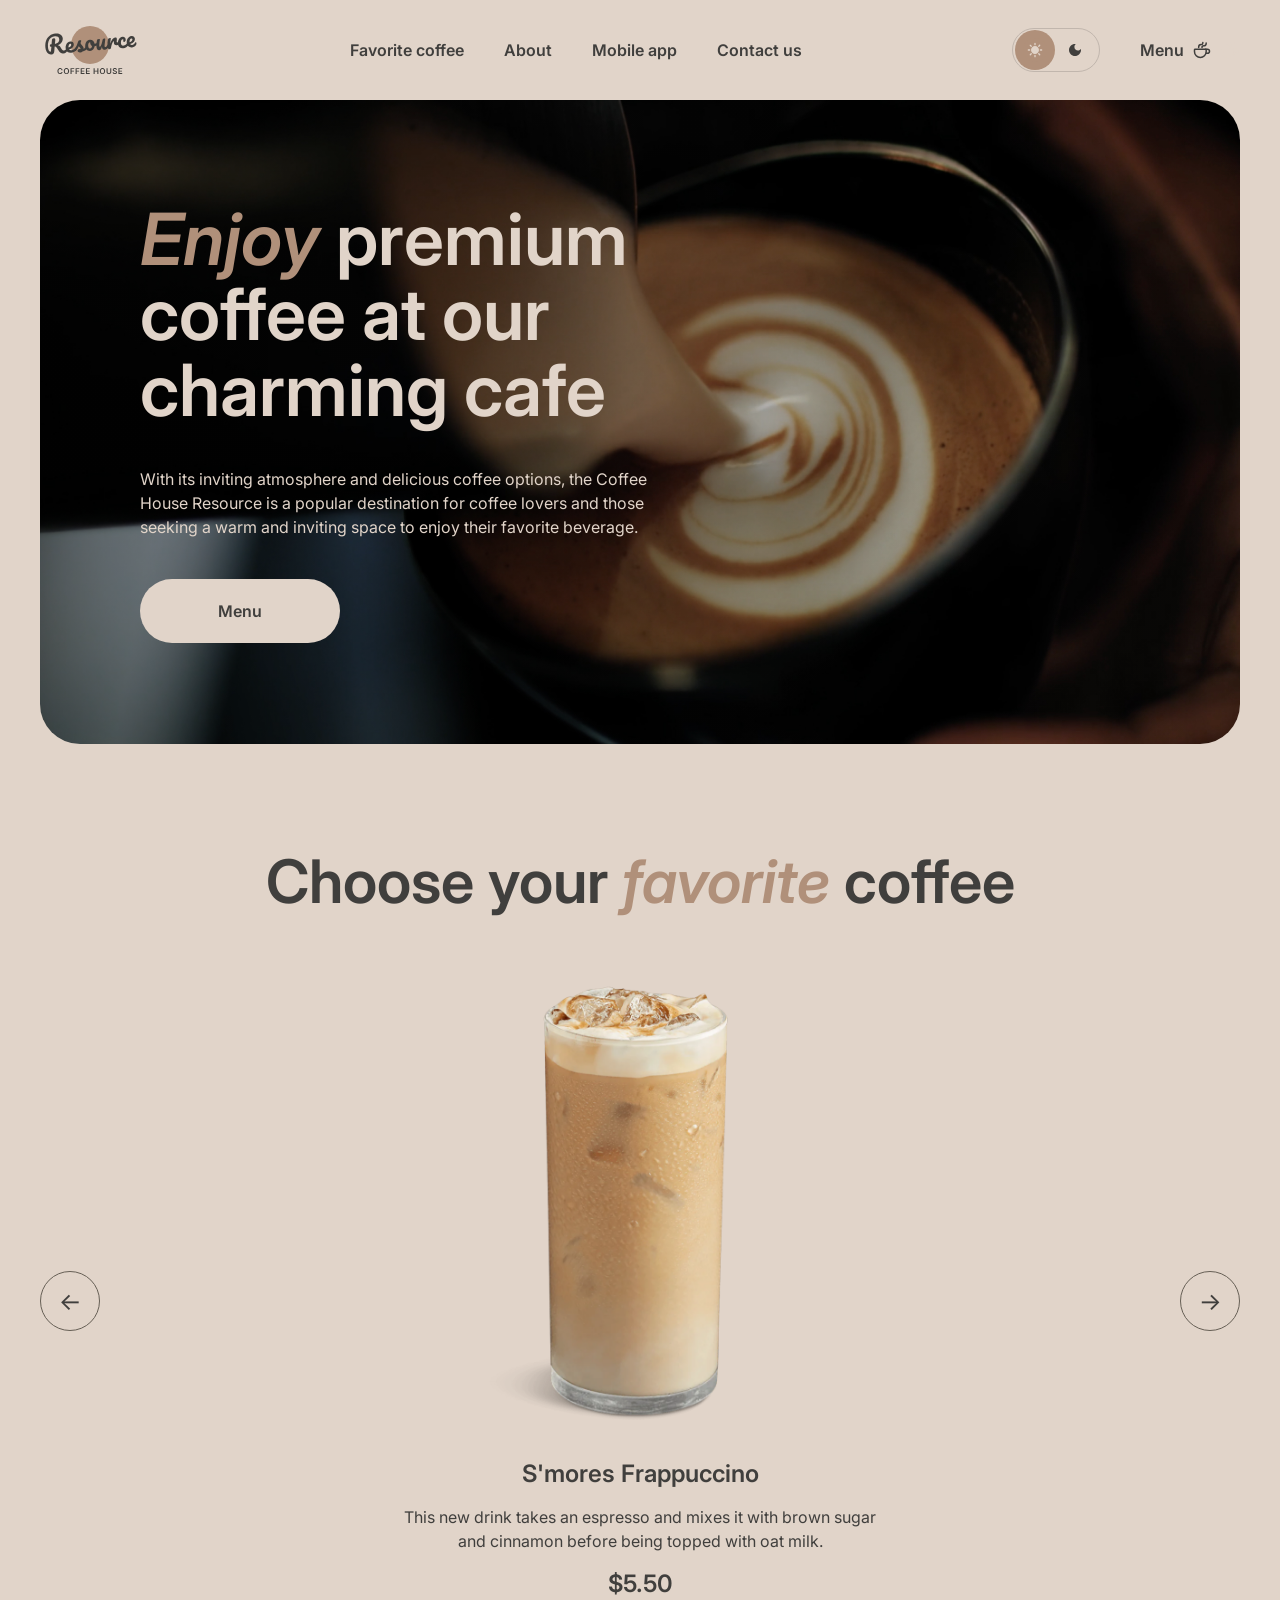
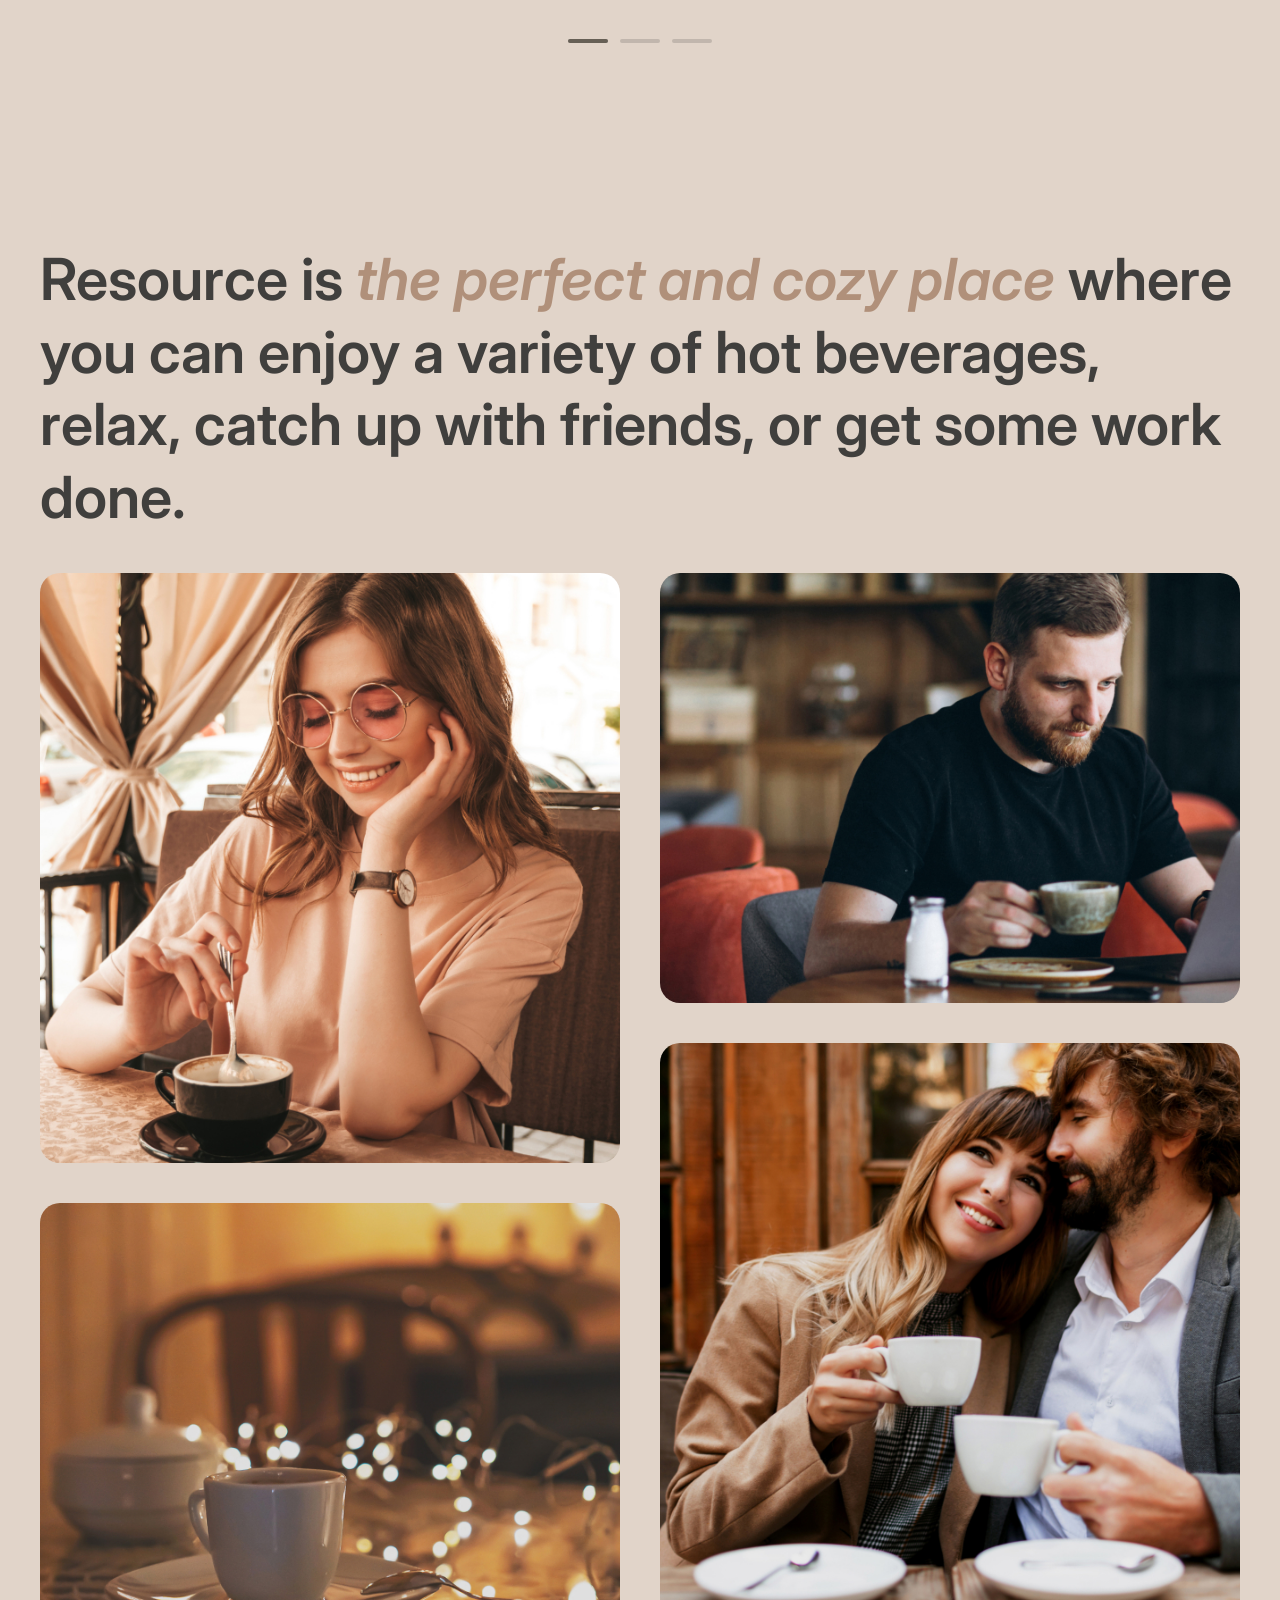
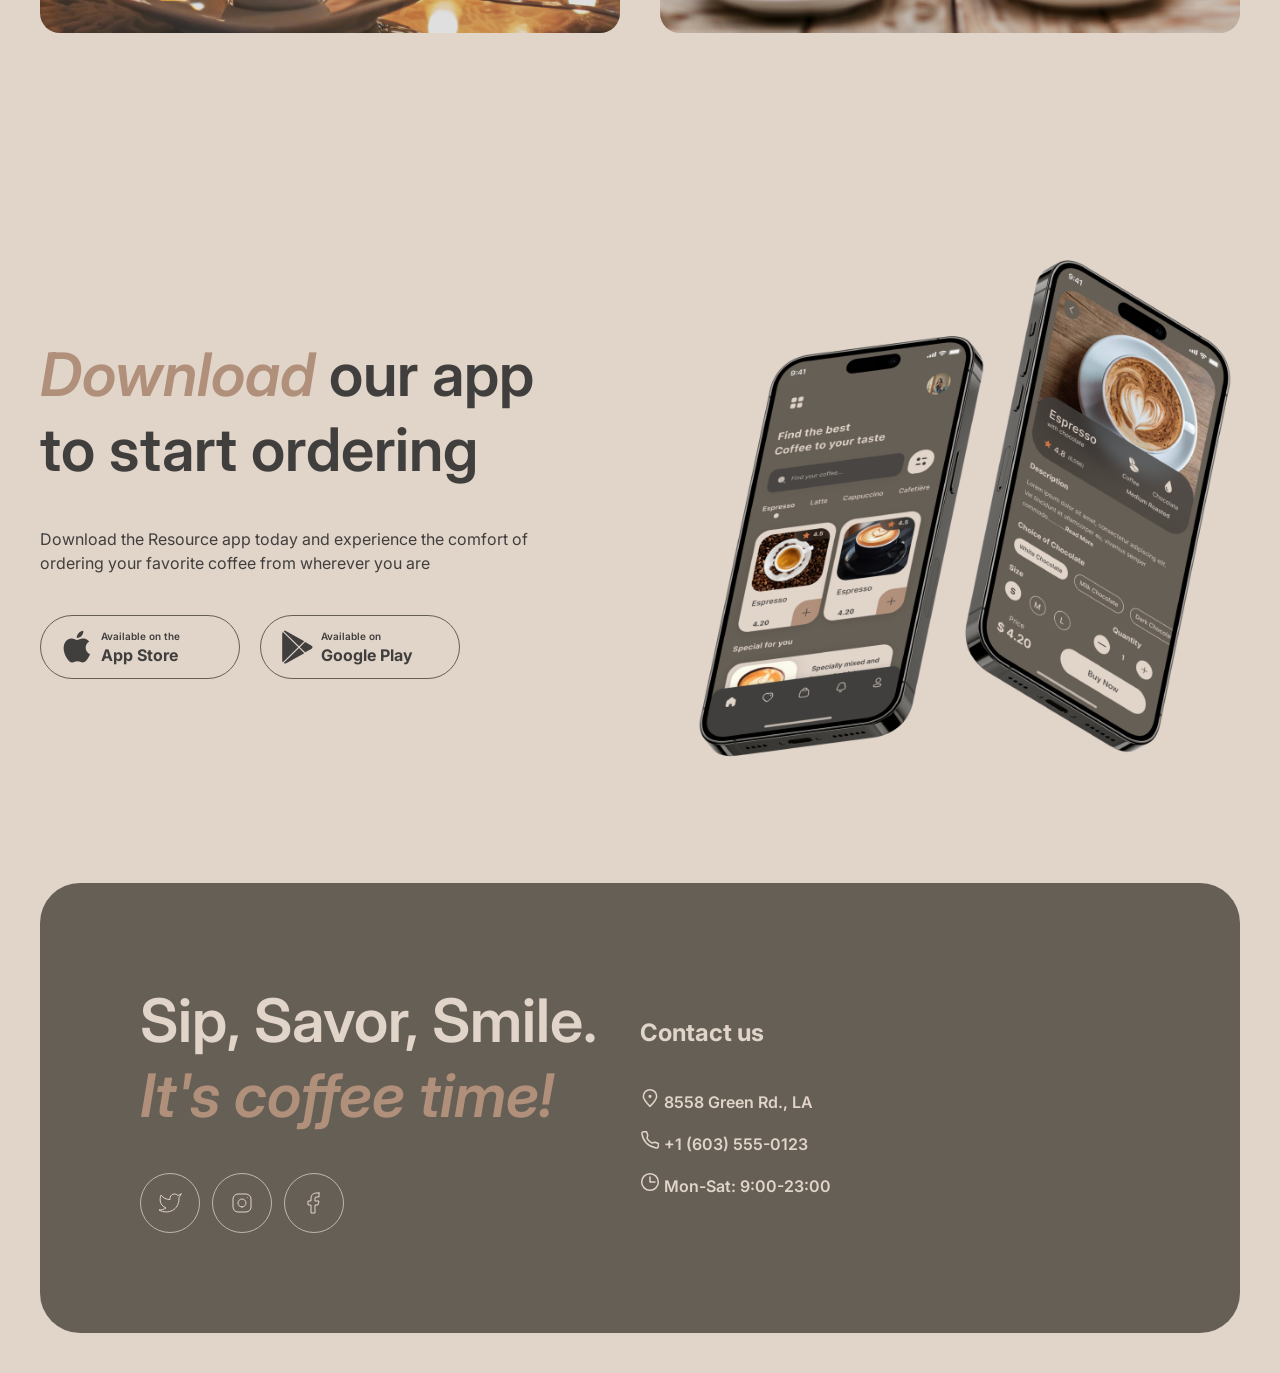
<file: index.html>
<!DOCTYPE html>
<html lang="en">
<head>
  <meta charset="UTF-8">
  <meta name="viewport" content="width=device-width, initial-scale=1.0">

  <title>Coffee House</title>
  <link rel="preconnect" href="https://fonts.googleapis.com">
<link rel="preconnect" href="https://fonts.gstatic.com" crossorigin>

<link
  href="https://fonts.googleapis.com/css2?family=Inter:ital,wght@0,400;0,600;1,600&display=swap"
  rel="stylesheet"
>

<link rel="stylesheet" href="./css/style.css">

  
</head>

<body>

  <header class="header">
  <div class="container header-container">

    <a class="logo" href="./index.html" aria-label="Coffee House home">

  <img
  class="logo-light"
  src="./assets/icons/logo.svg"
  alt="Resource Coffee House"
>

<img
  class="logo-dark"
  src="./assets/icons/logo-dark.svg"
  alt="Resource Coffee House"
>
    </a>

    <nav class="nav">
      <ul class="nav-list">
        <li><a href="#favorite-coffee">Favorite coffee</a></li>
        <li><a href="#about">About</a></li>
        <li><a href="#mobile-app">Mobile app</a></li>
        <li><a href="#contacts">Contact us</a></li>
      </ul>
    </nav>

    <div class="header-actions">

  <button class="theme-switch" type="button" aria-label="Switch theme">
    <span class="theme-option theme-option-light">
      <img src="./assets/icons/sun.svg" alt="">
    </span>

    <span class="theme-option theme-option-dark">
      <img src="./assets/icons/moon.svg" alt="">
    </span>
  </button>

  <a href="./menu.html" class="menu-link">
  <span>Menu</span>

  <img
    class="menu-icon menu-icon-light"
    src="./assets/icons/coffee-cup.svg"
    alt=""
  >

  <img
    class="menu-icon menu-icon-dark"
    src="./assets/icons/coffee-cup-white.svg"
    alt=""
  >
</a>

  <button class="burger" type="button" aria-label="Open menu">
    <span></span>
    <span></span>
  </button>

</div>

  </div>
</header>

<main>

  <section class="hero container">

    <div class="hero-content">

      <h1>
        <span>Enjoy</span> premium<br>
        coffee at our<br>
        charming cafe
      </h1>

      <p>
        With its inviting atmosphere and delicious coffee options,
        the Coffee House Resource is a popular destination for coffee
        lovers and those seeking a warm and inviting space to enjoy
        their favorite beverage.
      </p>

      <a class="hero-button" href="./menu.html">
        Menu
      </a>

    </div>

  </section>
    <section class="favorite-coffee" id="favorite-coffee">
  <div class="container">

    <h2 class="section-title">
      Choose your <span>favorite</span> coffee
    </h2>

    <div class="coffee-slider">

      <button
        class="slider-arrow slider-arrow-left"
        type="button"
        aria-label="Previous coffee"
      >
        ←
      </button>

      <div class="coffee-slide">

        <img
          class="coffee-image"
          src="./assets/images/coffee-slider-1.png"
          alt="S'mores Frappuccino"
        >

        <h3>S'mores Frappuccino</h3>

        <p>
          This new drink takes an espresso and mixes it with brown
          sugar and cinnamon before being topped with oat milk.
        </p>

        <div class="coffee-price">$5.50</div>

        <div class="slider-controls">
          <span class="slider-control active"></span>
          <span class="slider-control"></span>
          <span class="slider-control"></span>
        </div>

      </div>

      <button
        class="slider-arrow slider-arrow-right"
        type="button"
        aria-label="Next coffee"
      >
        →
      </button>

    </div>

  </div>
</section>

    <section class="about" id="about">
  <div class="container">

    <h2 class="about-title">
      Resource is <span>the perfect and cozy place</span> where
      you can enjoy a variety of hot beverages, relax,
      catch up with friends, or get some work done.
    </h2>

    <div class="about-gallery">

      <div class="about-column">
        <div class="about-image about-image-big">
          <img
            src="./assets/images/about-1.jpg"
            alt="Woman enjoying coffee"
          >
        </div>

        <div class="about-image about-image-small">
          <img
            src="./assets/images/about-2.jpg"
            alt="Coffee cup"
          >
        </div>
      </div>

      <div class="about-column">
        <div class="about-image about-image-small">
          <img
            src="./assets/images/about-3.jpg"
            alt="Man drinking coffee"
          >
        </div>

        <div class="about-image about-image-big">
          <img
            src="./assets/images/about-4.jpg"
            alt="Friends enjoying coffee"
          >
        </div>
      </div>

    </div>

  </div>
</section>

    <section class="mobile-app" id="mobile-app">
  <div class="container mobile-app-container">

    <div class="mobile-app-content">

      <h2 class="mobile-app-title">
        <span>Download</span> our app<br>
        to start ordering
      </h2>

      <p class="mobile-app-text">
        Download the Resource app today and experience the comfort
        of ordering your favorite coffee from wherever you are
      </p>

      <div class="store-buttons">

        <a class="store-button" href="https://www.apple.com/app-store/" aria-label="Download on the App Store">
          <span class="store-icon">
  <img
    class="store-icon-light"
    src="./assets/icons/apple.svg"
    alt=""
  >
  <img
    class="store-icon-dark"
    src="./assets/icons/apple-dark.svg"
    alt=""
  >
</span>

          <span class="store-button-text">
            <small>Available on the</small>
            <strong>App Store</strong>
          </span>
        </a>

        <a class="store-button" href="https://play.google.com/store" aria-label="Get it on Google Play">
          <span class="store-icon">
  <img
    class="store-icon-light"
    src="./assets/icons/play-market.svg"
    alt=""
  >
  <img
    class="store-icon-dark"
    src="./assets/icons/play-market-dark.svg"
    alt=""
  >
</span>

          <span class="store-button-text">
            <small>Available on</small>
            <strong>Google Play</strong>
          </span>
        </a>

      </div>

    </div>

    <div class="mobile-app-image">
      <img
        src="./assets/images/mobile-screens-4.png"
        alt="Resource Coffee House mobile application"
      >
    </div>

  </div>
</section>
  </main>

  <footer class="footer" id="contacts">
  <div class="container">

    <div class="footer-inner">

      <div class="footer-left">

        <h2 class="footer-title">
          Sip, Savor, Smile.<br>
          <span>It's coffee time!</span>
        </h2>

        <div class="socials">
          <a href="https://x.com/" class="social-link" aria-label="Twitter">
            <img src="./assets/icons/twitter.svg" alt="Twitter">
          </a>
          <a href="https://www.instagram.com/" class="social-link" aria-label="Instagram">
            <img src="./assets/icons/instagram.svg" alt="Instagram">
          </a>
          <a href="https://www.facebook.com/" class="social-link" aria-label="Facebook">
            <img src="./assets/icons/facebook.svg" alt="Facebook">
          </a>
        </div>

      </div>

      <div class="footer-contacts">

        <h3>Contact us</h3>

        <a
          href="https://maps.google.com/?q=8558+Green+Rd+LA"
          target="_blank"
          rel="noopener noreferrer"
        >
          <img src="./assets/icons/pin-alt.svg" alt="Location"> 8558 Green Rd., LA
        </a>

        <a href="tel:+16035550123">
          <img src="./assets/icons/phone.svg" alt="Phone"> +1 (603) 555-0123
        </a>

        <p>
          <img src="./assets/icons/clock.svg" alt="Hours"> Mon-Sat: 9:00-23:00
        </p>

      </div>

    </div>

  </div>
</footer>

  <script src="./js/script.js"></script>
</body>
</html>
</file>
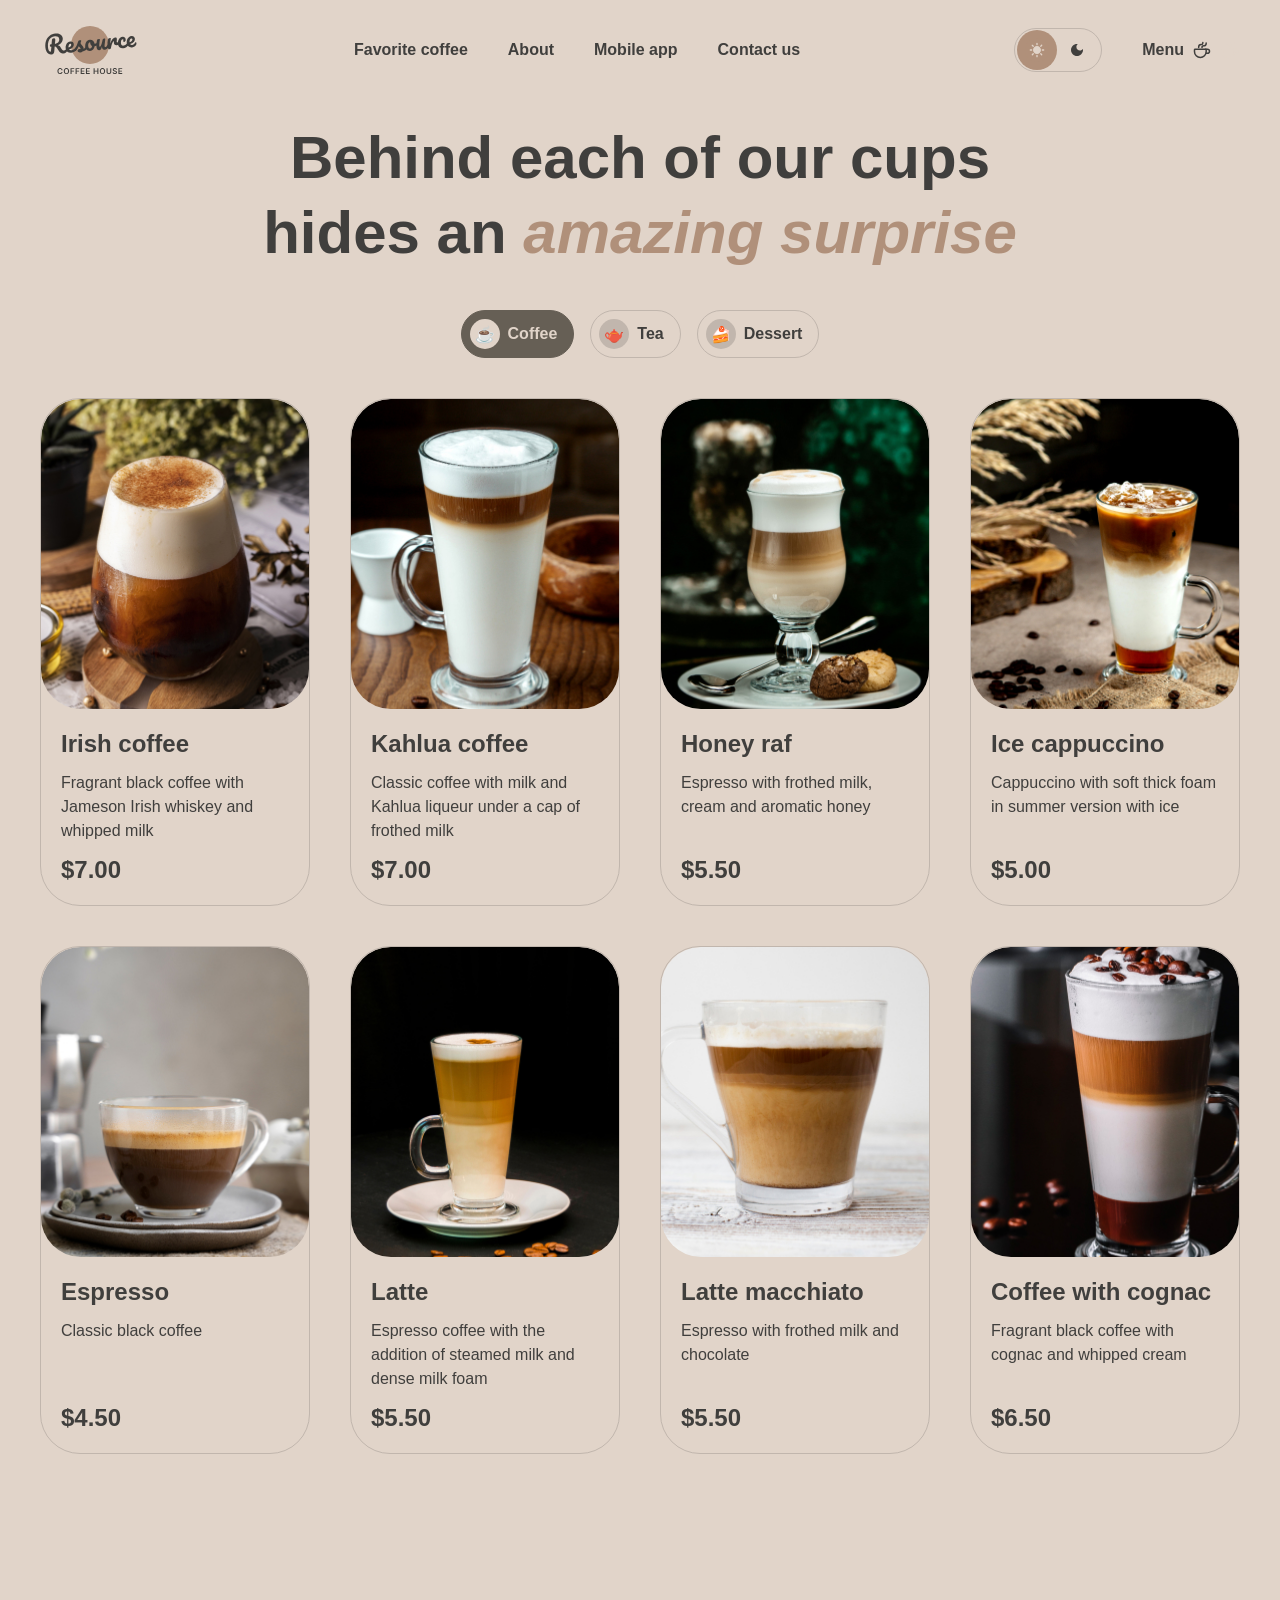
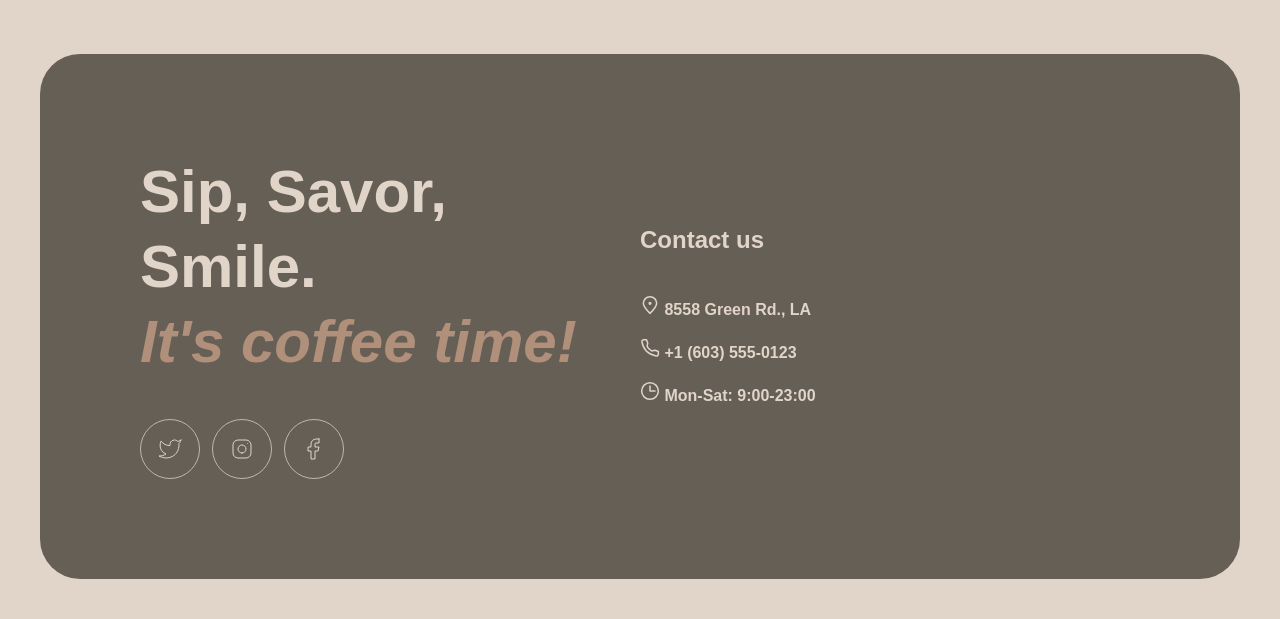
<file: menu.html>
<!DOCTYPE html>
<html lang="en">
<head>
  <meta charset="UTF-8">
  <meta name="viewport" content="width=device-width, initial-scale=1.0">

  <title>Coffee House - Menu</title>

  <link rel="stylesheet" href="./css/style.css">
  
</head>
<body>
    <header class="header">
  <div class="container header-container">

    <a class="logo" href="./index.html" aria-label="Coffee House home">
  <img
    class="logo-light"
    src="./assets/icons/logo.svg"
    alt="Resource Coffee House"
  >

  <img
    class="logo-dark"
    src="./assets/icons/logo-dark.svg"
    alt="Resource Coffee House"
  >
    </a>

    <nav class="nav">
      <ul class="nav-list">
        <li><a href="./index.html#favorite-coffee">Favorite coffee</a></li>
        <li><a href="./index.html#about">About</a></li>
        <li><a href="./index.html#mobile-app">Mobile app</a></li>
        <li><a href="#contacts">Contact us</a></li>
      </ul>
    </nav>

    <div class="header-actions">

  <button class="theme-switch" type="button" aria-label="Switch theme">
    <span class="theme-option theme-option-light">
      <img src="./assets/icons/sun.svg" alt="">
    </span>

    <span class="theme-option theme-option-dark">
      <img src="./assets/icons/moon.svg" alt="">
    </span>
  </button>

  <a href="./menu.html" class="menu-link">
  <span>Menu</span>

  <img
    class="menu-icon menu-icon-light"
    src="./assets/icons/coffee-cup.svg"
    alt=""
  >

  <img
    class="menu-icon menu-icon-dark"
    src="./assets/icons/coffee-cup-white.svg"
    alt=""
  >
</a>
  
  <button class="burger" type="button" aria-label="Open menu">
    <span></span>
    <span></span>
  </button>

</div>

  </div>
</header>
  <main>
    

    <section class="menu">
      <div class="container">

      <h1 class="menu-title">
        Behind each of our cups<br>
        hides an <span>amazing surprise</span>
      </h1>

      <div class="menu-tabs">

        <button class="menu-tab active" type="button" data-category="coffee">
          <span class="tab-icon">☕</span>
          <span>Coffee</span>
        </button>

        <button class="menu-tab" type="button" data-category="tea">
          <span class="tab-icon">🫖</span>
          <span>Tea</span>
        </button>

        <button class="menu-tab" type="button" data-category="dessert">
          <span class="tab-icon">🍰</span>
          <span>Dessert</span>
        </button>

      </div>

      <div class="menu-grid">

        

      </div>

        <button
        class="refresh-button"
        type="button"
        aria-label="Show more products"
      >
        ↻
      </button>

    </div>

    

  </section>
</main>
  <!-- PRODUCT MODAL -->
<div class="modal-overlay" id="product-modal">

  <div class="product-modal">

    <button
      class="modal-close"
      type="button"
      aria-label="Close modal"
    >
      
    </button>

    <div class="modal-image">
      <img src="./assets/images/coffee-1.jpg" alt="Product">
    </div>

    <div class="modal-content">

      <h2 class="modal-title">Irish coffee</h2>

      <p class="modal-description">
        Fragrant black coffee with Jameson Irish whiskey and whipped milk
      </p>

      <div class="modal-size">
  <p class="modal-option-title">Size</p>

  <div class="size-options">
    <button class="size-option active" type="button" data-price="0">
      <span>S</span>
      200 ml
    </button>

    <button class="size-option" type="button" data-price="0.50">
      <span>M</span>
      300 ml
    </button>

    <button class="size-option" type="button" data-price="1.00">
      <span>L</span>
      400 ml
    </button>
  </div>
</div>






<div class="modal-additives">
  <p class="modal-option-title">Additives</p>

  <div class="additive-options">
    <button class="additive-option" type="button" data-price="0.50">
      <span>1</span>
      Sugar
    </button>

    <button class="additive-option" type="button" data-price="0.50">
      <span>2</span>
      Cinnamon
    </button>

    <button class="additive-option" type="button" data-price="0.50">
      <span>3</span>
      Syrup
    </button>
  </div>
</div>







      <div class="modal-total">
  <strong>Total:</strong>
  <strong class="modal-price">$7.00</strong>
</div>

<div class="modal-info">
  <span>ⓘ</span>
    <p class="modal-info-text"></p>
</div>

<button class="modal-close-button" type="button">
  Close
</button>

    </div>

  </div>

</div>
<footer class="footer menu-footer" id="contacts">
  <div class="container">

    <div class="footer-inner">

      <div class="footer-left">

        <h2 class="footer-title">
          Sip, Savor, Smile.<br>
          <span>It's coffee time!</span>
        </h2>

        <div class="socials">
          <a href="https://x.com/" class="social-link" aria-label="Twitter">
            <img src="./assets/icons/twitter.svg" alt="Twitter">
          </a>
          <a href="https://www.instagram.com/" class="social-link" aria-label="Instagram">
            <img src="./assets/icons/instagram.svg" alt="Instagram">
          </a>
          <a href="https://www.facebook.com/" class="social-link" aria-label="Facebook">
            <img src="./assets/icons/facebook.svg" alt="Facebook">
          </a>
        </div>

      </div>

      <div class="footer-contacts">

        <h3>Contact us</h3>

        <a
          href="https://maps.google.com/?q=8558+Green+Rd+LA"
          target="_blank"
          rel="noopener noreferrer"
        >
          <img src="./assets/icons/pin-alt.svg" alt="Location"> 8558 Green Rd., LA
        </a>

        <a href="tel:+16035550123">
          <img src="./assets/icons/phone.svg" alt="Phone"> +1 (603) 555-0123
        </a>

        <p>
          <img src="./assets/icons/clock.svg" alt="Hours"> Mon-Sat: 9:00-23:00
        </p>

      </div>

    </div>

  </div>
</footer>
<script src="./js/products.js"></script>
<script src="./js/script.js"></script>
</body>
</html>
</file>
<file: css/style.css>
* {
  box-sizing: border-box;
}

html {
  scroll-behavior: smooth;
}

body {
  margin: 0;
  font-family: "Inter", sans-serif;
  color: #403f3d;

  background-color: #e1d4c9;
}

a {
  color: inherit;
  text-decoration: none;
}

button {
  font: inherit;
}

.container {
  width: calc(100% - 80px);
  max-width: 1360px;
  margin: 0 auto;
}


/* HEADER */

.header {
  width: 100%;
}

.header-container {
  height: 100px;

  display: flex;
  align-items: center;
  justify-content: space-between;
}

.logo {
  display: block;
  width: 100px;
}

.logo img {
  display: block;
  width: 100%;
  height: auto;
}

.nav-list {
  display: flex;
  align-items: center;
  gap: 40px;

  margin: 0;
  padding: 0;

  list-style: none;

  font-size: 16px;
  font-weight: 600;
}

.nav-list a {
  transition: opacity 0.3s;
}

.nav-list a:hover {
  opacity: 0.6;
}

.header-actions {
  display: flex;
  align-items: center;
  gap: 20px;
}

.theme-toggle {
  width: 42px;
  height: 28px;

  border: 1px solid #665f55;
  border-radius: 100px;

  background: transparent;
  color: #403f3d;

  cursor: pointer;
}

.menu-link {
  display: flex;
  align-items: center;
  gap: 8px;
}
.menu-icon {
  width: 20px;
  height: 20px;
  flex-shrink: 0;
}


/* HERO */

.hero {
  min-height: 644px;

  display: flex;
  align-items: center;

  padding: 100px;

  border-radius: 40px;

  background-image:
    linear-gradient(
      90deg,
      rgba(0, 0, 0, 0.45),
      rgba(0, 0, 0, 0.05)
    ),
    url("../assets/images/img-hero.jpg");

  background-size: cover;
  background-position: center;
}

.hero-content {
  max-width: 530px;
  color: #e1d4c9;
}

.hero h1 {
  margin: 0 0 40px;

  font-size: 72px;
  line-height: 1.05;
  font-weight: 600;
}

.hero h1 span {
  color: #b0907a;
  font-style: italic;
}

.hero p {
  margin: 0 0 40px;

  font-size: 16px;
  line-height: 1.5;
}

.hero-button {
  width: 200px;
  height: 64px;

  display: flex;
  align-items: center;
  justify-content: center;

  border-radius: 100px;

  background-color: #e1d4c9;
  color: #403f3d;

  font-weight: 600;
}


/* FAVORITE COFFEE */

.favorite-coffee {
  padding: 100px 0;
}

.section-title {
  margin: 0 0 40px;

  text-align: center;

  font-size: 60px;
  line-height: 1.25;
  font-weight: 600;
}

.section-title span {
  color: #b0907a;
  font-style: italic;
}

.coffee-slider {
  position: relative;

  display: flex;
  align-items: center;
  justify-content: space-between;
}

.coffee-slide {
  width: 480px;

  display: flex;
  flex-direction: column;
  align-items: center;

  text-align: center;
}

.coffee-image {
  display: block;

  width: 480px;
  height: 480px;

  object-fit: contain;

  margin-bottom: 20px;
}

.coffee-slide h3 {
  margin: 0 0 16px;

  font-size: 24px;
  line-height: 1.25;
  font-weight: 600;
}

.coffee-slide p {
  max-width: 480px;

  margin: 0 0 16px;

  font-size: 16px;
  line-height: 1.5;
}

.coffee-price {
  margin-bottom: 40px;

  font-size: 24px;
  line-height: 1.25;
  font-weight: 600;
}


/* ARROWS */

.slider-arrow {
  width: 60px;
  height: 60px;

  display: flex;
  align-items: center;
  justify-content: center;

  padding: 0;

  border: 1px solid #665f55;
  border-radius: 50%;

  background: transparent;
  color: #403f3d;

  font-size: 24px;

  cursor: pointer;

  transition:
    background-color 0.3s,
    color 0.3s;
}

.slider-arrow:hover {
  background-color: #665f55;
  color: #e1d4c9;
}


/* SLIDER INDICATORS */

.slider-controls {
  display: flex;
  gap: 12px;
}

.slider-control {
  width: 40px;
  height: 4px;

  display: block;

  border-radius: 100px;

  background-color: #c1b6ad;
}

.slider-control.active {
  background-color: #665f55;
}






/* ABOUT */

.about {
  padding: 100px 0;
}

.about-title {
  margin: 0 0 40px;

  font-size: 58px;
  line-height: 1.25;
  font-weight: 600;
}

.about-title span {
  color: #b0907a;
  font-style: italic;
}

.about-gallery {
  display: grid;
  grid-template-columns: 1fr 1fr;
  gap: 40px;
}

.about-column {
  display: flex;
  flex-direction: column;
  gap: 40px;
}

.about-image {
  overflow: hidden;
  border-radius: 20px;
}

.about-image-big {
  height: 590px;
}

.about-image-small {
  height: 430px;
}

.about-image img {
  width: 100%;
  height: 100%;

  display: block;

  object-fit: cover;

  transform: scale(1.1);
  transition: transform 0.5s ease;
}

.about-image:hover img {
  transform: scale(1);
}




/* TEMPORARY SECTIONS */



/* MOBILE APP */

.mobile-app {
  padding: 100px 0;
}

.mobile-app-container {
  display: flex;
  align-items: center;
  justify-content: space-between;
  gap: 100px;
}

.mobile-app-content {
  flex: 1;
  max-width: 630px;
}

.mobile-app-title {
  margin: 0 0 40px;

  font-size: 60px;
  line-height: 1.25;
  font-weight: 600;
}

.mobile-app-title span {
  color: #b0907a;
  font-style: italic;
}

.mobile-app-text {
  margin: 0 0 40px;

  font-size: 16px;
  line-height: 1.5;
}

.store-buttons {
  display: flex;
  gap: 20px;
}

.store-button {
  width: 200px;
  height: 64px;

  display: flex;
  align-items: center;
  gap: 8px;

  padding: 12px 20px;

  border: 1px solid #665f55;
  border-radius: 100px;

  transition:
    background-color 0.3s,
    color 0.3s;
}

.store-button:hover {
  background-color: #665f55;
  color: #e1d4c9;
}

.store-icon {
  width: 32px;

  display: flex;
  justify-content: center;

  font-size: 28px;
}

.store-button-text {
  display: flex;
  flex-direction: column;
  align-items: flex-start;
}

.store-button-text small {
  margin-bottom: 2px;

  font-size: 10px;
  line-height: 1.4;
  font-weight: 600;
}

.store-button-text strong {
  font-size: 16px;
  line-height: 1.25;
}

.mobile-app-image {
  flex: 1;

  display: flex;
  justify-content: center;
}

.mobile-app-image img {
  display: block;

  width: 100%;
  max-width: 630px;
  height: auto;
}

/* FOOTER */

.footer {
  padding: 0 0 40px;
}

.footer-inner {
  min-height: 450px;

  display: flex;
  align-items: center;

  padding: 100px;

  border-radius: 40px;

  background-color: #665f55;
  color: #e1d4c9;
}

.footer-left {
  width: 50%;
}

.footer-title {
  margin: 0 0 40px;

  font-size: 60px;
  line-height: 1.25;
  font-weight: 600;
}

.footer-title span {
  color: #b0907a;
  font-style: italic;
}


/* SOCIALS */

.socials {
  display: flex;
  gap: 12px;
}

.social-link {
  width: 60px;
  height: 60px;

  display: flex;
  align-items: center;
  justify-content: center;

  border: 1px solid #c1b6ad;
  border-radius: 50%;

  font-size: 20px;

  transition:
    background-color 0.3s,
    color 0.3s;
}

.social-link:hover {
  background-color: #e1d4c9;
  color: #403f3d;
}


/* CONTACTS */

.footer-contacts {
  display: flex;
  flex-direction: column;
  align-items: flex-start;

  gap: 16px;
}

.footer-contacts h3 {
  margin: 0 0 24px;

  font-size: 24px;
  line-height: 1.25;
}

.footer-contacts a,
.footer-contacts p {
  margin: 0;

  font-size: 16px;
  line-height: 1.5;
  font-weight: 600;
}

/* HEADER ICONS */

.logo {
  display: block;
  width: 100px;
  height: 60px;
}

.logo img {
  display: block;
  width: 100%;
  height: 100%;
}

.header-actions {
  display: flex;
  align-items: center;
  gap: 40px;
}

.theme-switch {
  box-sizing: border-box;
  width: 88px;
  height: 44px;
  padding: 2px;

  display: flex;
  align-items: center;
  gap: 0;

  border: 1px solid #c1b6ad;
  border-radius: 100px;

  background: transparent;
  cursor: pointer;
}
.theme-option {
  box-sizing: border-box;
  width: 40px;
  height: 40px;
  flex: 0 0 40px;

  display: flex;
  align-items: center;
  justify-content: center;

  border-radius: 50%;
  background: transparent;
}



.theme-option img {
  display: block;
  width: 24px;
  height: 24px;
}

.header-actions {
  display: flex;
  align-items: center;
  gap: 40px;
}

.menu-link {
  display: flex;
  align-items: center;
  gap: 8px;

  font-size: 16px;
  line-height: 24px;
  font-weight: 600;
}

.menu-link img {
  display: block;
  width: 20px;
  height: 20px;
}
.burger {
  display: none;
}

/* =========================
   TABLET — 768px
   ========================= */

@media (max-width: 768px) {

  /* GENERAL */

  .container {
    width: calc(100% - 80px);
    max-width: none;
  }


  /* HEADER */

  .header-container {
    height: 100px;
  }

  .nav-list {
    display: none;
  }

  .menu-link {
    display: none;
  }

  .header-actions {
    gap: 20px;
  }

  /* Пока theme switch оставляем.
     Burger добавим следующим шагом. */


  /* HERO */

  .hero {
    min-height: 644px;
    padding: 100px 60px;

    background-position: center;
  }

  .hero-content {
    max-width: 530px;
  }

  .hero h1 {
    font-size: 72px;
    line-height: 1.05;
  }


  /* FAVORITE COFFEE */

  .favorite-coffee {
    padding: 100px 0;
  }

  .section-title {
    font-size: 60px;
    line-height: 1.25;
  }

  .coffee-slide {
    width: 480px;
  }

  .coffee-image {
    width: 480px;
    height: 480px;
  }


  /* ABOUT */

 /* ABOUT */

.about {
  padding: 100px 0;
}

.about-title {
  margin-bottom: 40px;

  font-size: 32px;
  line-height: 1.25;
}

.about-gallery {
  display: block;
}

.about-image-small {
  display: none;
}

.about-image-big {
  width: 100%;
  height: 590px;
  margin-bottom: 40px;
}

.about-image img {
  width: 100%;
  height: 100%;

  object-fit: cover;
  transform: scale(1.1);
}

  /* На tablet в макете остаются
     только две большие фотографии */

  .about-image-small {
    display: none;
  }

  .about-image-big {
    height: 590px;
    margin-bottom: 40px;
  }

  .about-image img {
    transform: scale(1.05);
  }



  /* MOBILE APP */

.mobile-app {
  padding: 60px 0 100px;
}

.mobile-app-container {
  flex-direction: column;
  gap: 40px;
}

.mobile-app-content {
  width: 100%;
}

.mobile-app-title {
  margin-bottom: 40px;

  font-size: 32px;
  line-height: 1.25;
}

.mobile-app-text {
  margin-bottom: 40px;

  font-size: 16px;
  line-height: 1.5;
}

.store-buttons {
  flex-direction: column;
  align-items: flex-start;
  gap: 20px;
}

.store-button {
  width: 200px;
  height: 64px;
}

.mobile-app-image {
  width: 100%;
}

.mobile-app-image img {
  width: 100%;
  max-width: 348px;
  height: auto;
}
  /* FOOTER */

  .footer-inner {
    min-height: 736px;

    flex-direction: column;
    align-items: flex-start;
    justify-content: center;

    padding: 100px 60px;

    gap: 100px;
  }

  .footer-left {
    width: 100%;
  }

  .footer-title {
    font-size: 60px;
    line-height: 1.25;
  }

  .footer-contacts {
    width: 100%;
  }




  .burger {
  width: 44px;
  height: 44px;

  display: flex;
  flex-direction: column;
  align-items: center;
  justify-content: center;
  gap: 6px;

  padding: 0;

  border: 1px solid #665f55;
  border-radius: 50%;

  background: transparent;
  cursor: pointer;
}

.burger span {
  width: 16px;
  height: 1.5px;
  background-color: #403f3d;
}

/* =========================
   MOBILE — 380px
   ========================= */

@media (max-width: 380px) {

  /* GENERAL */

  .container {
    width: calc(100% - 32px);
  }


  /* HEADER */

  .header-container {
    height: 100px;
  }

  .header-actions {
    gap: 8px;
  }

  .theme-switch {
    width: 88px;
    height: 44px;
  }

  .burger {
    width: 44px;
    height: 44px;
  }


  /* HERO */

  .hero {
    min-height: 552px;

    padding: 60px 16px;

    border-radius: 40px;

    background-position: center;
  }

  .hero-content {
    width: 100%;
    max-width: 316px;
  }

  .hero h1 {
    margin-bottom: 40px;

    font-size: 42px;
    line-height: 1.15;
  }

  .hero p {
    margin-bottom: 40px;

    font-size: 16px;
    line-height: 1.5;
  }

  .hero-button {
    width: 200px;
    height: 64px;
  }

/* FAVORITE COFFEE */

.favorite-coffee {
  padding: 100px 0;
}

.section-title {
  margin-bottom: 40px;

  font-size: 32px;
  line-height: 1.25;
}

.coffee-slider {
  justify-content: center;
}

.slider-arrow {
  display: none;
}

.coffee-slide {
  width: 100%;
  max-width: 348px;
}

.coffee-image {
  width: 100%;
  max-width: 348px;
  height: auto;

  margin-bottom: 20px;
}

.coffee-slide p {
  width: 100%;
  max-width: 348px;
}

.coffee-price {
  margin-bottom: 40px;
}


/* FOOTER */

.footer {
  padding: 0 0 40px;
}

.footer-inner {
  min-height: auto;

  padding: 60px 16px;

  flex-direction: column;
  align-items: flex-start;
  justify-content: flex-start;

  gap: 40px;

  border-radius: 40px;
}

.footer-left {
  width: 100%;
}

.footer-title {
  margin-bottom: 40px;

  font-size: 32px;
  line-height: 1.25;
}

.socials {
  gap: 12px;
}

.social-link {
  width: 60px;
  height: 60px;
}

.footer-contacts {
  width: 100%;
  gap: 16px;
}

.footer-contacts h3 {
  margin-bottom: 24px;

  font-size: 24px;
  line-height: 1.25;
}

.footer-contacts a,
.footer-contacts p {
  font-size: 16px;
  line-height: 1.5;
}
}
}














/* =========================
   MENU PAGE
   ========================= */

.menu {
  padding: 20px 0 100px;
}

.menu-title {
  max-width: 800px;
  margin: 0 auto 40px;

  text-align: center;

  font-size: 60px;
  line-height: 1.25;
  font-weight: 600;
}

.menu-title span {
  color: #b0907a;
  font-style: italic;
}


/* MENU TABS */

.menu-tabs {
  display: flex;
  justify-content: center;
  gap: 16px;

  margin-bottom: 40px;
}

.menu-tab {
  min-height: 46px;

  display: flex;
  align-items: center;
  gap: 8px;

  padding: 8px 16px 8px 8px;

  border: 1px solid #c1b6ad;
  border-radius: 100px;

  background: transparent;
  color: #403f3d;

  font-weight: 600;

  cursor: pointer;
}

.tab-icon {
  width: 30px;
  height: 30px;

  display: flex;
  align-items: center;
  justify-content: center;

  border-radius: 50%;

  background-color: #c1b6ad;
}

.menu-tab.active {
  background-color: #665f55;
  color: #e1d4c9;
  border-color: #665f55;
}

.menu-tab.active .tab-icon {
  background-color: #e1d4c9;
}


/* PRODUCT GRID */

.menu-grid {
  display: grid;
  grid-template-columns: repeat(4, 1fr);
  gap: 40px;
}

.product-card {
  min-height: 506px;

  display: flex;
  flex-direction: column;

  overflow: hidden;

  border: 1px solid #c1b6ad;
  border-radius: 40px;
}

.product-image {
  height: 310px;

  overflow: hidden;

  border-radius: 40px;
}

.product-image img {
  width: 100%;
  height: 100%;

  display: block;

  object-fit: cover;

  transform: scale(1.1);

  transition: transform 0.5s ease;
}

.product-card:hover .product-image img {
  transform: scale(1);
}


/* PRODUCT TEXT */

.product-content {
  flex: 1;

  display: flex;
  flex-direction: column;

  padding: 20px;
}

.product-content h2 {
  margin: 0 0 12px;

  font-size: 24px;
  line-height: 1.25;
  font-weight: 600;
}

.product-content p {
  margin: 0 0 12px;

  font-size: 16px;
  line-height: 1.5;
}

.product-content strong {
  margin-top: auto;

  font-size: 24px;
  line-height: 1.25;
  font-weight: 600;
}


/* MENU TABLET — 768px */

@media (max-width: 768px) {

  .menu-title {
    max-width: 688px;
    margin: 0 auto 40px;

    font-size: 60px;
    line-height: 1.25;
  }

  .menu-grid {
    display: grid;
    grid-template-columns: repeat(2, 310px);
    justify-content: center;
    gap: 40px;
  }

  .product-card {
    width: 310px;
    min-height: 506px;
  }

  .product-image {
    width: 310px;
    height: 310px;
  }
}

.menu-footer {
  margin-top: 100px;
}

@media (max-width: 380px) {

  .container {
    width: calc(100% - 32px);
  }

  .menu-title {
    max-width: 348px;
    font-size: 32px;
    line-height: 1.25;
    text-align: center;
  }

  .menu-grid {
    display: grid;
    grid-template-columns: 310px;
    justify-content: center;
    gap: 40px;
  }

  .product-card {
    width: 310px;
  }

  .product-image {
    width: 310px;
    height: 310px;
  }
}


/* =========================
   DARK THEME
   ========================= */

body.dark-theme {
  background-color: #403f3d;
  color: #e1d4c9;
}

body.dark-theme .theme-switch {
  border-color: #c1b6ad;
}

body.dark-theme .burger {
  border-color: #c1b6ad;
}

body.dark-theme .burger span {
  background-color: #e1d4c9;
}

body.dark-theme .menu-link-active {
  border-color: #e1d4c9;
}

body.dark-theme .slider-arrow {
  border-color: #c1b6ad;
  color: #e1d4c9;
}

body.dark-theme .store-button {
  border-color: #c1b6ad;
}

body.dark-theme .product-card {
  border-color: #665f55;
}

body.dark-theme .menu-tab {
  color: #e1d4c9;
}

body.dark-theme .menu-tab.active {
  background-color: #e1d4c9;
  color: #403f3d;
}
/* LIGHT THEME */
.theme-option-light {
  background-color: #c1b6ad;
}

.theme-option-dark {
  background-color: transparent;
}

/* DARK THEME */
body.dark-theme .theme-option-light {
  background-color: transparent;
}

body.dark-theme .theme-option-dark {
  background-color: #b0907a;
}

/* THEME SWITCH */

.theme-switch {
  width: 88px;
  height: 44px;
  padding: 2px;

  display: flex;
  align-items: center;

  border: 1px solid #c1b6ad;
  border-radius: 100px;

  background: transparent;
}

.theme-option {
  width: 40px;
  height: 40px;

  display: flex;
  align-items: center;
  justify-content: center;

  border-radius: 50%;
  background: transparent;

  transition: background-color 0.3s;
}

/* LIGHT */
.theme-option-light {
  background-color: #b0907a;
}

.theme-option-dark {
  background-color: transparent;
}

/* DARK */
body.dark-theme .theme-option-light {
  background-color: transparent;
}

body.dark-theme .theme-option-dark {
  background-color: #b0907a;
}

/* FIX LOGO */

.header .logo {
  width: 100px;
  height: 60px;
  flex: 0 0 100px;
}

.header .logo img {
  display: block;
  width: 100px;
  height: 60px;
  object-fit: contain;
}


/* LOGO THEME SWITCH */

.logo img.logo-light {
  display: block;
}

.logo img.logo-dark {
  display: none;
}

body.dark-theme .logo img.logo-light {
  display: none;
}

body.dark-theme .logo img.logo-dark {
  display: block;
}

/* =========================
   BURGER MENU
   ========================= */

@media (max-width: 768px) {
  .nav {
    position: fixed;
    top: 100px;
    left: 0;

    width: 100%;
    height: calc(100vh - 100px);

    display: flex;
    justify-content: center;

    padding-top: 60px;

    background-color: #e1d4c9;

    transform: translateX(100%);
    transition: transform 0.5s ease;

    z-index: 100;
  }

  .nav.active {
    transform: translateX(0);
  }

  .nav-list {
    display: flex;
    flex-direction: column;
    align-items: center;
    gap: 60px;

    font-size: 32px;
    line-height: 1.25;
  }

  body.menu-open {
    overflow: hidden;
  }

  .burger {
    position: relative;
    z-index: 101;
  }

  .burger span {
    transition:
      transform 0.3s ease,
      opacity 0.3s ease;
  }

  .burger.active span:first-child {
    transform: translateY(3.75px) rotate(45deg);
  }

  .burger.active span:last-child {
    transform: translateY(-3.75px) rotate(-45deg);
  }

  body.dark-theme .nav {
    background-color: #403f3d;
  }
}

/* =========================
   SLIDER PROGRESS
   ========================= */

.slider-control {
  position: relative;
  overflow: hidden;
  background-color: #c1b6ad;
}

.slider-control::after {
  content: "";

  position: absolute;
  top: 0;
  left: 0;

  width: 0;
  height: 100%;

  background-color: #665f55;
}

.slider-control.active {
  background-color: #c1b6ad;
}

.slider-control.active::after {
  animation: slider-progress 5s linear forwards;
}

@keyframes slider-progress {
  from {
    width: 0;
  }

  to {
    width: 100%;
  }
}

/* Pause progress when hovering */

.coffee-slide:hover .slider-control.active::after {
  animation-play-state: paused;
}

/* Show more button */

.refresh-button {
  display: none;
}

@media (max-width: 768px) {
  .refresh-button {
    width: 60px;
    height: 60px;
    margin: 40px auto 0;

    display: flex;
    align-items: center;
    justify-content: center;

    border: 1px solid #665f55;
    border-radius: 50%;
    background: transparent;

    font-size: 28px;
    color: #403f3d;
    cursor: pointer;
  }
}
@media (max-width: 768px) {
  .product-card:nth-child(n + 5) {
    display: none;
  }

  .menu-grid.show-all .product-card {
    display: flex;
  }
}
/* =========================
   PRODUCT MODAL
   ========================= */

.modal-overlay {
  position: fixed;
  inset: 0;
  z-index: 1000;

  display: none;
  align-items: center;
  justify-content: center;

  padding: 20px;
  background: rgba(64, 63, 61, 0.8);
}

.modal-overlay.active {
  display: flex;
}

.product-modal {
  position: relative;
  display: flex;
  gap: 20px;

  width: 100%;
  max-width: 800px;
  padding: 16px;

  background: #e1d4c9;
  border-radius: 40px;
}

.modal-image {
  flex: 0 0 310px;
  height: 310px;
}

.modal-image img {
  width: 100%;
  height: 100%;
  object-fit: cover;
  display: block;
  border-radius: 40px;
}

.modal-content {
  flex: 1;
  padding: 16px 16px 16px 0;
}

.modal-title {
  margin: 0 0 12px;
  font-size: 24px;
}

.modal-description {
  margin-bottom: 20px;
}

.modal-price {
  font-size: 24px;
}

.modal-close {
  position: absolute;
  top: 15px;
  right: 20px;

  border: none;
  background: transparent;
  font-size: 30px;
  cursor: pointer;
}

/* Dark theme */

body.dark-theme .product-modal {
  background: #403f3d;
  color: #e1d4c9;
}

/* Mobile */

@media (max-width: 600px) {
  .modal-overlay {
    padding: 19px;
  }

  .product-modal {
    width: 100%;
    max-width: 342px;
    padding: 16px;
    box-sizing: border-box;
    border-radius: 40px;
  }

  .modal-image {
    display: none;
  }

  .modal-content {
    width: 100%;
    min-width: 0;
    padding: 0;
  }

  .size-options,
  .additive-options {
    display: flex;
    flex-wrap: wrap;
    gap: 8px;
  }

  .size-option,
  .additive-option {
    white-space: nowrap;
  }

  .modal-total {
    width: 100%;
  }

  .modal-info {
    width: 100%;
  }

  .modal-close-button {
    width: 100%;
  }
}
/* MODAL SIZE */

.modal-size {
  margin-top: 20px;
}

.modal-option-title {
  margin: 0 0 8px;
  font-size: 16px;
}

.size-options {
  display: flex;
  flex-wrap: nowrap;
  gap: 8px;
}

.size-option {
  display: flex;
  align-items: center;
  gap: 8px;

  padding: 8px 12px 8px 8px;

  border: 1px solid #c1b6ad;
  border-radius: 100px;
  background: transparent;

  font: inherit;
  font-weight: 600;
  color: #403f3d;

  cursor: pointer;
}

.size-option span {
  width: 30px;
  height: 30px;

  display: flex;
  align-items: center;
  justify-content: center;

  border-radius: 50%;
  background: #c1b6ad;
}

.size-option.active {
  background: #665f55;
  color: #e1d4c9;
  border-color: #665f55;
}

.size-option.active span {
  background: #e1d4c9;
  color: #403f3d;
}

body.dark-theme .size-option {
  color: #e1d4c9;
}

/* MODAL ADDITIVES */

.modal-additives {
  margin-top: 20px;
}

.additive-options {
  display: flex;
  flex-wrap: nowrap;
  gap: 8px;
}

.additive-option {
  display: flex;
  align-items: center;
  gap: 8px;

  padding: 8px 12px 8px 8px;

  border: 1px solid #c1b6ad;
  border-radius: 100px;
  background: transparent;

  font: inherit;
  font-weight: 600;
  color: #403f3d;

  cursor: pointer;
}

.additive-option span {
  width: 30px;
  height: 30px;

  display: flex;
  align-items: center;
  justify-content: center;

  border-radius: 50%;
  background: #c1b6ad;
}

.additive-option.active {
  background: #665f55;
  color: #e1d4c9;
  border-color: #665f55;
}

.additive-option.active span {
  background: #e1d4c9;
  color: #403f3d;
}

body.dark-theme .additive-option {
  color: #e1d4c9;
}
/* MODAL TOTAL */

.modal-total {
  display: flex;
  align-items: center;
  justify-content: space-between;

  margin-top: 20px;
  padding-bottom: 20px;

  font-size: 24px;
  line-height: 1.25;
}

.modal-info {
  display: flex;
  gap: 8px;

  padding: 12px 0;
  border-top: 1px solid #c1b6ad;

  font-size: 10px;
  line-height: 1.4;
}

.modal-info p {
  margin: 0;
}

.modal-info span {
  flex-shrink: 0;
  font-size: 16px;
}

.modal-close-button {
  width: 100%;
  margin-top: 20px;
  padding: 10px;

  border: 1px solid #665f55;
  border-radius: 100px;

  background: transparent;
  color: #403f3d;

  font: inherit;
  font-weight: 600;

  cursor: pointer;
}

body.dark-theme .modal-close-button {
  color: #e1d4c9;
  border-color: #c1b6ad;
}
@media (min-width: 601px) and (max-width: 768px) {
  .modal-image {
    flex: 0 0 310px;
    width: 310px;
    height: 310px;
  }

  .modal-image img {
    width: 310px;
    height: 310px;
    object-fit: cover;
  }
}



/* Modal — tablet 768px */
@media (min-width: 601px) and (max-width: 768px) {
  .product-modal {
    width: calc(100% - 80px);
    max-width: 688px;
    padding: 16px;
    gap: 20px;
    box-sizing: border-box;
  }

  .modal-image {
    flex: 0 0 310px;
    width: 310px;
    height: 310px;
  }

  .modal-content {
    min-width: 0;
    padding: 0;
  }

  .size-options,
  .additive-options {
    flex-wrap: wrap;
  }

  .size-option,
  .additive-option {
    padding: 8px 10px 8px 8px;
    gap: 6px;
    white-space: nowrap;
  }
}
@media (min-width: 601px) and (max-width: 768px) {
  .dessert-modal .size-options {
    display: flex;
    flex-wrap: nowrap;
    gap: 8px;
  }

  .dessert-modal .additive-options {
    display: flex;
    flex-wrap: wrap;
    gap: 8px;
  }

  .dessert-modal .size-option,
  .dessert-modal .additive-option {
    padding: 8px 10px 8px 8px;
    gap: 6px;
    white-space: nowrap;
  }
}
@media (max-width: 600px) {
  .modal-overlay {
    padding: 19px;
  }

  .product-modal {
    width: 342px;
    max-width: calc(100vw - 38px);
    padding: 16px;
    gap: 0;
    box-sizing: border-box;
  }

  .modal-image {
    display: none;
  }

  .modal-content {
    width: 100%;
    min-width: 0;
    max-width: none;
    padding: 0;
    overflow: visible;
  }

  .size-options,
  .additive-options {
    display: flex;
    flex-wrap: wrap;
    gap: 8px;
  }

  .size-option,
  .additive-option {
    flex: 0 0 auto;
    white-space: nowrap;
  }
}.modal-title {
  font-size: 24px;
  line-height: 1.25;
}

.modal-description {
  font-size: 16px;
  line-height: 1.5;
}

.modal-option-title {
  font-size: 16px;
}

.size-option,
.additive-option {
  font-size: 16px;
}

.modal-total,
.modal-price {
  font-size: 24px;
}

.modal-info {
  font-size: 10px;
}

.modal-close-button {
  font-size: 16px;
}


.menu-link {
  display: inline-flex;
  align-items: center;
  justify-content: flex-start;
  gap: 8px;
  width: auto;
}

.menu-icon-box {
  position: relative;
  width: 20px;
  height: 20px;
  flex: 0 0 20px;
}
.store-icon-dark {
  display: none;
}

body.dark-theme .store-icon-light {
  display: none;
}

body.dark-theme .store-icon-dark {
  display: block;
}
</file>
